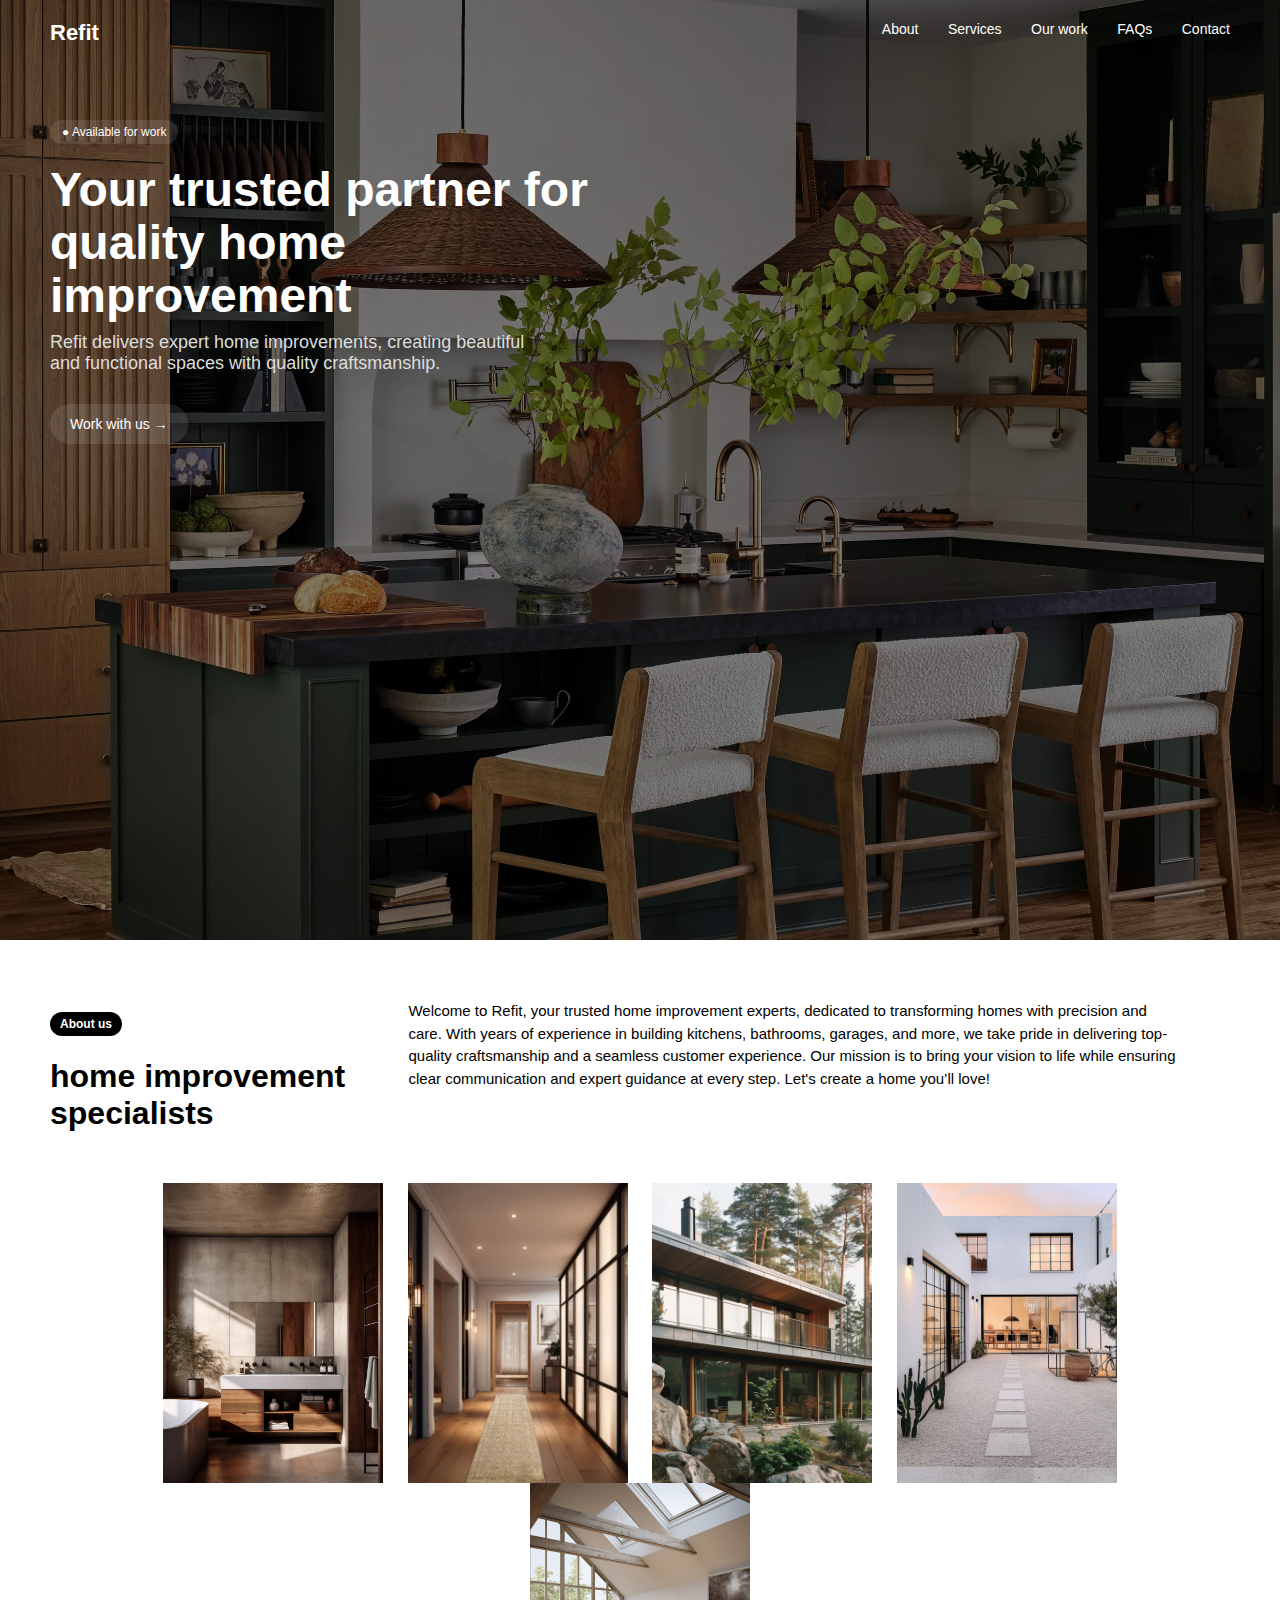
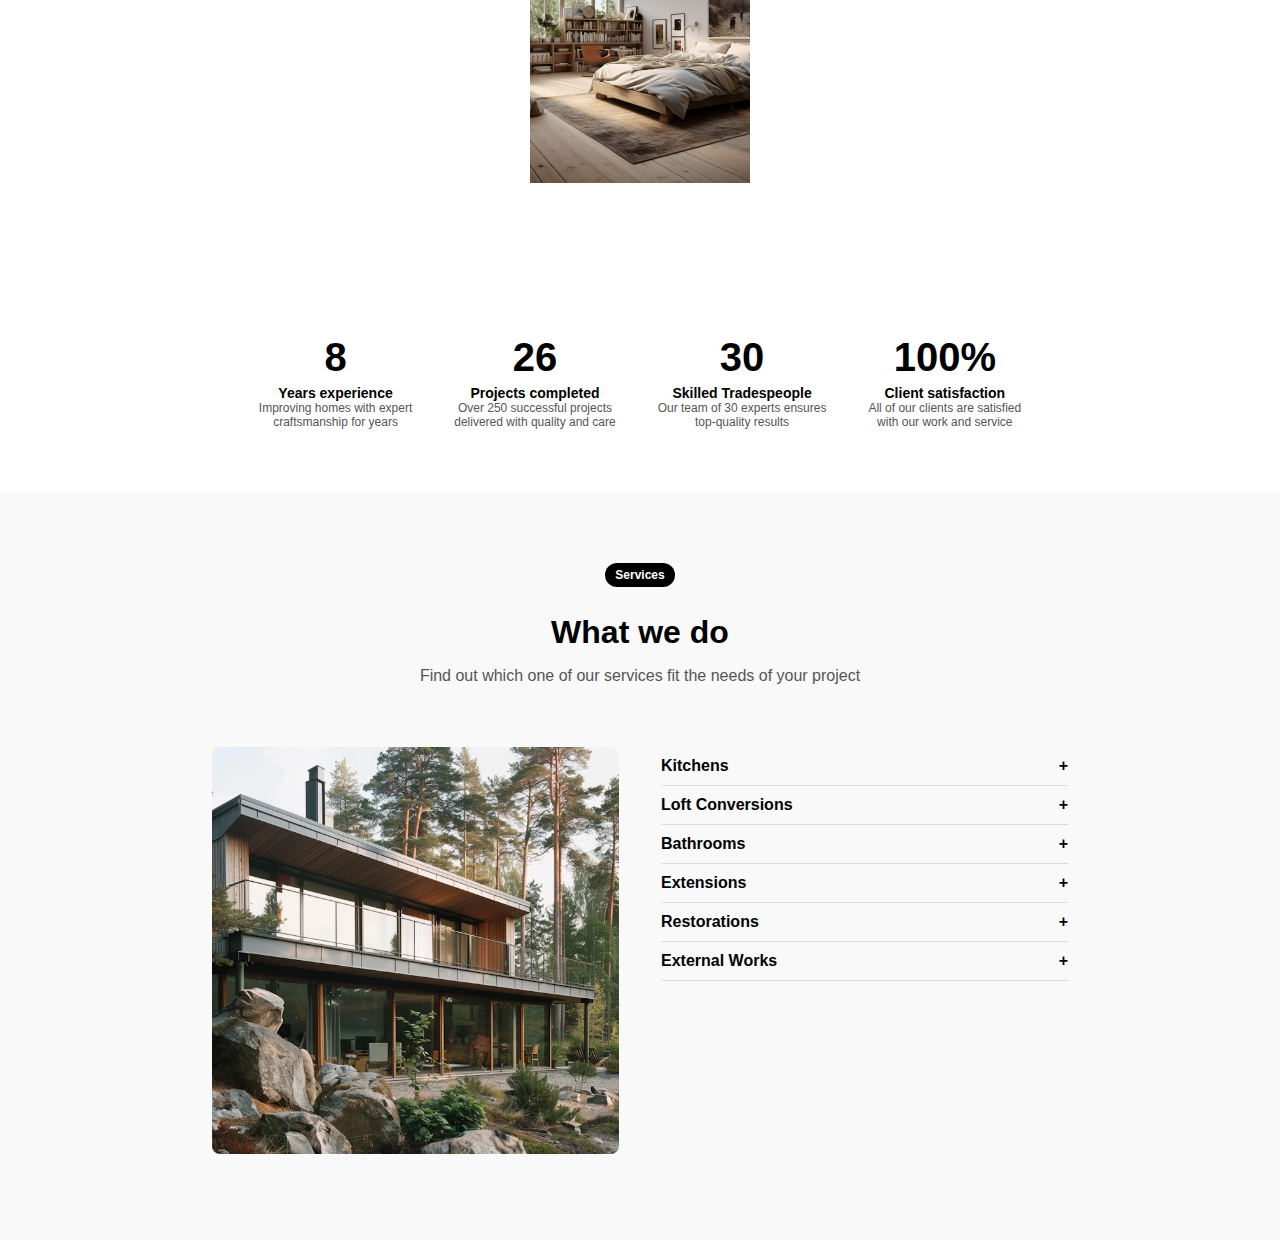
<file: portfolio/index.html>
<!DOCTYPE html>
<html lang="en">
<head>
<meta charset="UTF-8">
<meta name="viewport" content="width=device-width, initial-scale=1.0">
<title>Refit - Home Improvement</title>
<style>
    body {
        margin: 0;
        font-family: Arial, sans-serif;
        background-color: white;
        color: black;
    }

    .hero {
        background: linear-gradient(rgba(0, 0, 0, 0.5), rgba(0, 0, 0, 0.5)),
                    url('assets/home.jpg') no-repeat center center/cover;
        height: 100vh;
        position: relative;
        padding: 20px 50px;
        color: white;
    }

    .logo {
        font-size: 22px;
        font-weight: bold;
        position: absolute;
        top: 20px;
        left: 50px;
    }

    .nav {
        position: absolute;
        top: 20px;
        right: 50px;
    }
    .nav a {
        text-decoration: none;
        color: white;
        margin-left: 25px;
        font-size: 14px;
    }

    .badge {
        display: inline-block;
        padding: 5px 12px;
        background-color: rgba(255,255,255,0.1);
        border-radius: 15px;
        font-size: 12px;
        margin-top: 100px;
    }

    .headline {
        font-size: 48px;
        font-weight: bold;
        margin: 20px 0 10px;
        max-width: 600px;
        line-height: 1.1;
    }

    .subheadline {
        font-size: 18px;
        max-width: 500px;
        margin-bottom: 30px;
        color: #ddd;
    }

    .cta {
        display: inline-block;
        background-color: rgba(255,255,255,0.1);
        padding: 12px 20px;
        border-radius: 25px;
        text-decoration: none;
        color: white;
        font-size: 14px;
    }

    .about {
        padding: 60px 50px;
        background-color: white;
        color: black;
    }

    .about-title {
        display: inline-block;
        vertical-align: top;
        width: 30%;
    }
    .about-title h3 {
        background: black;
        color: white;
        display: inline-block;
        padding: 5px 10px;
        border-radius: 15px;
        font-size: 12px;
    }
    .about-title h1 {
        font-size: 32px;
        margin-top: 10px;
    }

    .about-text {
        display: inline-block;
        vertical-align: top;
        width: 65%;
        font-size: 15px;
        line-height: 1.5;
    }

    .images-row {
        padding: 30px 0;
        text-align: center;
    }
    .images-row img {
        width: 18%;
        margin: 0 0.5%;
        vertical-align: top;
    }
    .service-item {
    border-bottom: 1px solid #ddd;
    padding: 10px 0;
    text-align: left;
}
summary {
    cursor: pointer;
    font-weight: bold;
    list-style: none;
}

.plus {
    float: right;
}
details[open] .plus {
    transform: rotate(45deg);
}
.service-item p {
    margin-top: 5px;
    font-size: 13px;
    color: #555;
}
</style>
</head>
<body>

<div class="hero">
    <div class="logo">Refit</div>
    <div class="nav">
        <a href="#about">About</a>
        <a href="#services">Services</a>
        <a href="#">Our work</a>
        <a href="#">FAQs</a>
        <a href="#">Contact</a>
    </div>

    <div class="badge">● Available for work</div>

    <div class="headline">
        Your trusted partner for quality home improvement
    </div>

    <div class="subheadline">
        Refit delivers expert home improvements, creating beautiful and functional spaces with quality craftsmanship.
    </div>

    <a href="#" class="cta">Work with us →</a>
</div>

<div id="about" class="about">
    <div class="about-title">
        <h3>About us</h3>
        <h1>home improvement specialists</h1>
    </div>
    <div class="about-text">
        Welcome to Refit, your trusted home improvement experts, dedicated to transforming homes with precision and care. 
        With years of experience in building kitchens, bathrooms, garages, and more, we take pride in delivering 
        top-quality craftsmanship and a seamless customer experience. Our mission is to bring your vision to life while 
        ensuring clear communication and expert guidance at every step. Let's create a home you’ll love!
    </div>

    <div class="images-row">
        <img src="assets/bathroom.jpg" alt="Bathroom" style="width:220px; height:300px; object-fit:cover; margin:0 10px;">
        <img src="assets/room.jpg" alt="Hallway" style="width:220px; height:300px; object-fit:cover; margin:0 10px;">
        <img src="assets/house.jpg" alt="Modern House" style="width:220px; height:300px; object-fit:cover; margin:0 10px;">
        <img src="assets/white.jpg" alt="White House" style="width:220px; height:300px; object-fit:cover; margin:0 10px;">
        <img src="assets/bedroom.jpg" alt="Bedroom" style="width:220px; height:300px; object-fit:cover; margin:0 10px;">
    </div>
</div>
<div style="padding: 40px 0; text-align: center;">
    <table align="center" cellpadding="20">
        <tr>
            <td style="text-align: center;">
                <div style="font-size: 40px; font-weight: bold;">8</div>
                <div style="font-size: 14px; font-weight: bold; margin-top: 5px;">Years experience</div>
                <div style="font-size: 12px; color: #555;">Improving homes with expert<br>craftsmanship for years</div>
            </td>
            <td style="text-align: center;">
                <div style="font-size: 40px; font-weight: bold;">26</div>
                <div style="font-size: 14px; font-weight: bold; margin-top: 5px;">Projects completed</div>
                <div style="font-size: 12px; color: #555;">Over 250 successful projects<br>delivered with quality and care</div>
            </td>
            <td style="text-align: center;">
                <div style="font-size: 40px; font-weight: bold;">30</div>
                <div style="font-size: 14px; font-weight: bold; margin-top: 5px;">Skilled Tradespeople</div>
                <div style="font-size: 12px; color: #555;">Our team of 30 experts ensures<br>top-quality results</div>
            </td>
            <td style="text-align: center;">
                <div style="font-size: 40px; font-weight: bold;">100%</div>
                <div style="font-size: 14px; font-weight: bold; margin-top: 5px;">Client satisfaction</div>
                <div style="font-size: 12px; color: #555;">All of our clients are satisfied<br>with our work and service</div>
            </td>
        </tr>
    </table>
</div>
<div id="services" style="padding: 60px 50px; background: #f9f9f9; text-align: center;">
    <h3 style="background: black; color: white; display: inline-block; padding: 5px 10px; border-radius: 15px; font-size: 12px;">
        Services
    </h3>
    <h1 style="margin: 15px 0;">What we do</h1>
    <p style="color: #555; margin-bottom: 40px;">
        Find out which one of our services fit the needs of your project
    </p>

    <table align="center" cellpadding="20" style="max-width: 900px;">
        <tr>
            <td style="width:50%; text-align:center;">
                <img src="assets/house.jpg" alt="Service Image" style="width:100%; border-radius: 8px;">
            </td>
            <td style="width:50%; vertical-align: top;">

                <details class="service-item">
                    <summary>Kitchens <span class="plus">+</span></summary>
                    <p>At Refit, we design and build stunning kitchens tailored to your style and needs. Whether you're after a sleek modern space or a classic, timeless look, our expert team delivers high-quality craftsmanship, functionality, and attention to detail to create the heart of your home.</p>
                </details>

                <details class="service-item">
                    <summary>Loft Conversions <span class="plus">+</span></summary>
                    <p>Maximise your home's potential with a bespoke loft conversion. Whether you're looking for an extra bedroom, office, or living space, Refit transforms underused lofts into stylish, functional areas, adding both value and comfort to your home with expert planning and precision construction..</p>
                </details>

                <details class="service-item">
                    <summary>Bathrooms <span class="plus">+</span></summary>
                    <p>We create luxury bathrooms with modern design and top-quality fittings.</p>
                </details>

                <details class="service-item">
                    <summary>Extensions <span class="plus">+</span></summary>
                    <p>Add more living space with custom-built home extensions.</p>
                </details>

                <details class="service-item">
                    <summary>Restorations <span class="plus">+</span></summary>
                    <p>Restore and preserve the beauty of your home’s original features.</p>
                </details>

                <details class="service-item">
                    <summary>External Works <span class="plus">+</span></summary>
                    <p>We enhance outdoor spaces with beautiful and functional designs.</p>
                </details>
            </td>
        </tr>
    </table>
</div>
<!--https://agentblazer-club-au.github.io/launch/-->
</body>
</html>
</file>
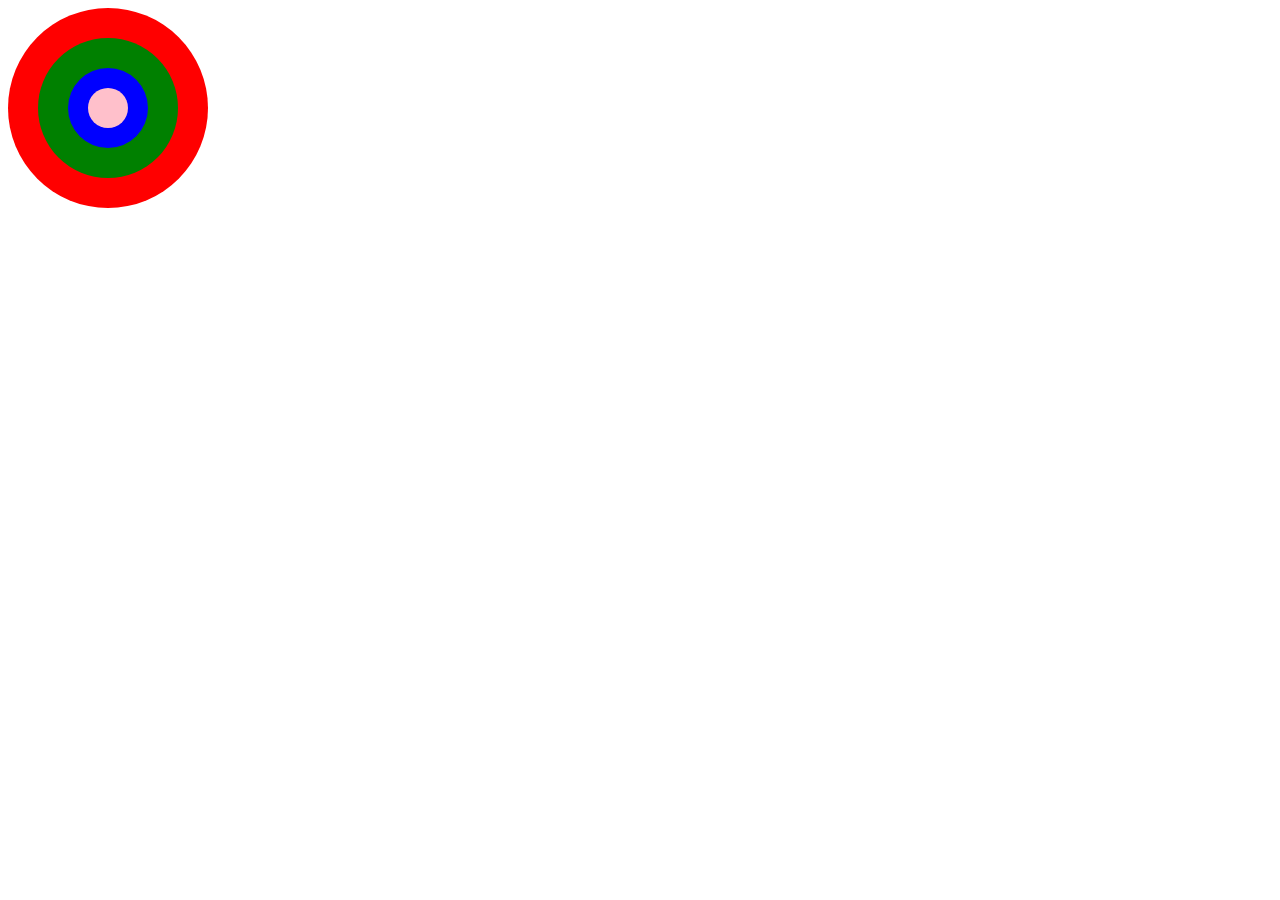
<file: concentric.html>
<html>
<head>
  <title>Concentric Circles</title>
</head>
<body>

<div style="position: relative; width: 200px; height: 200px;">
  <div style="
    width: 200px;
    height: 200px;
    background-color: red;
    border-radius: 50%;
    position: absolute;
    top: 0;
    left: 0;">
  </div>

 
  <div style="
    width: 140px;
    height: 140px;
    background-color: green;
    border-radius: 50%;
    position: absolute;
    top: 30px;
    left: 30px;">
  </div>

  <div style="
    width: 80px;
    height: 80px;
    background-color: blue;
    border-radius: 50%;
    position: absolute;
    top: 60px;
    left: 60px;">
  </div>
  
  <div style="
    width: 40px;
    height: 40px;
    background-color: pink;
    border-radius: 50%;
    position: absolute;
    top: 80px;
    left: 80px;">
  </div>
</div>

</body>
</html>
</file>
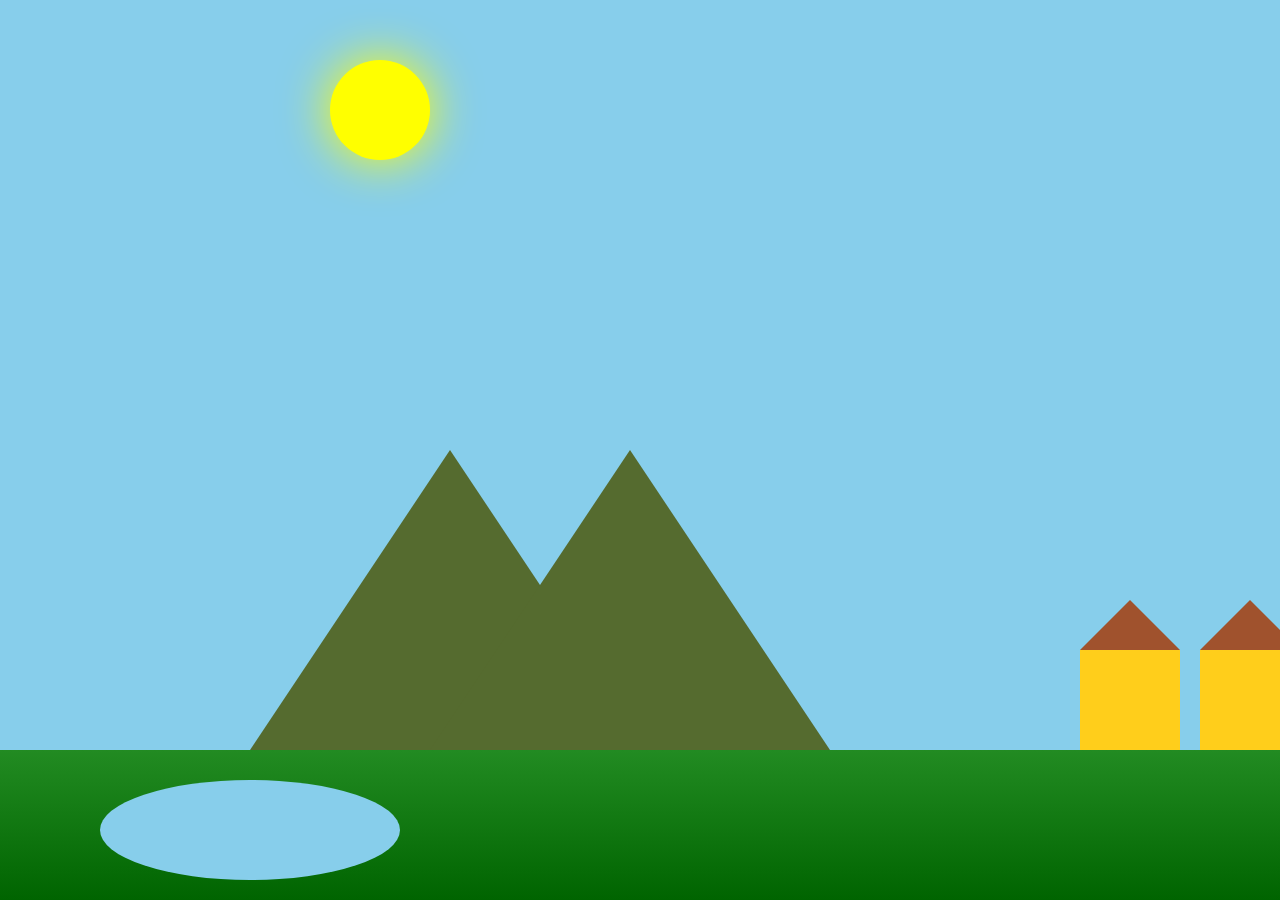
<file: drawing.html>
<html>
<head>
<title>Drawing</title>
<style>
    body {
        margin: 0;
        background: skyblue;
        overflow: hidden;
    }

    .sun {
        position: absolute;
        top: 60px;
        left:330px;
        width: 100px;
        height: 100px;
        background: yellow;
        border-radius: 50%;
        box-shadow: 0 0 50px yellow;
    }

    .grass {
        position: absolute;
        bottom: 0;
        width: 100%;
        height: 150px;
        background: linear-gradient(#228B22, #006400);
    }

        .mountain {
        position: absolute;
        bottom: 150px;
        width: 0;
        height: 0;
        border-left: 200px solid transparent;
        border-right: 200px solid transparent;
        border-bottom: 300px solid #556B2F;
    }
  
    .mountain.left {
        left: 250px; 
    }
    .mountain.right {
        right: 450px; 
    }

    .house {
        position: absolute;
        bottom: 150px;
        width: 100px;
        height: 100px;
        background: #FFCE1B;
    }
    .house .roof {
        position: absolute;
        top: -50px;
        left: 0;
        width: 0;
        height: 0;
        border-left: 50px solid transparent;
        border-right: 50px solid transparent;
        border-bottom: 50px solid #A0522D;
    }
  
    .house.left {
        left: 1200px;
    }
    .house.right {
        right: 100px;
    }
.pond {
    position: absolute;
    bottom: 20px; 
    left: 100px; 
    width: 300px;      
    height: 100px;     
    background: skyblue;
    border-radius: 90%;
}

</style>
</head>
<body>

<div class="sun"></div>
<div class="rainbow"></div>

<div class="mountain left"></div>
<div class="mountain right"></div>

<div class="house left">
    <div class="roof"></div>
</div>
<div class="house right">
    <div class="roof"></div>
</div>

<div class="grass"></div>
  <div class="pond"></div>

</body>
</html>
</file>
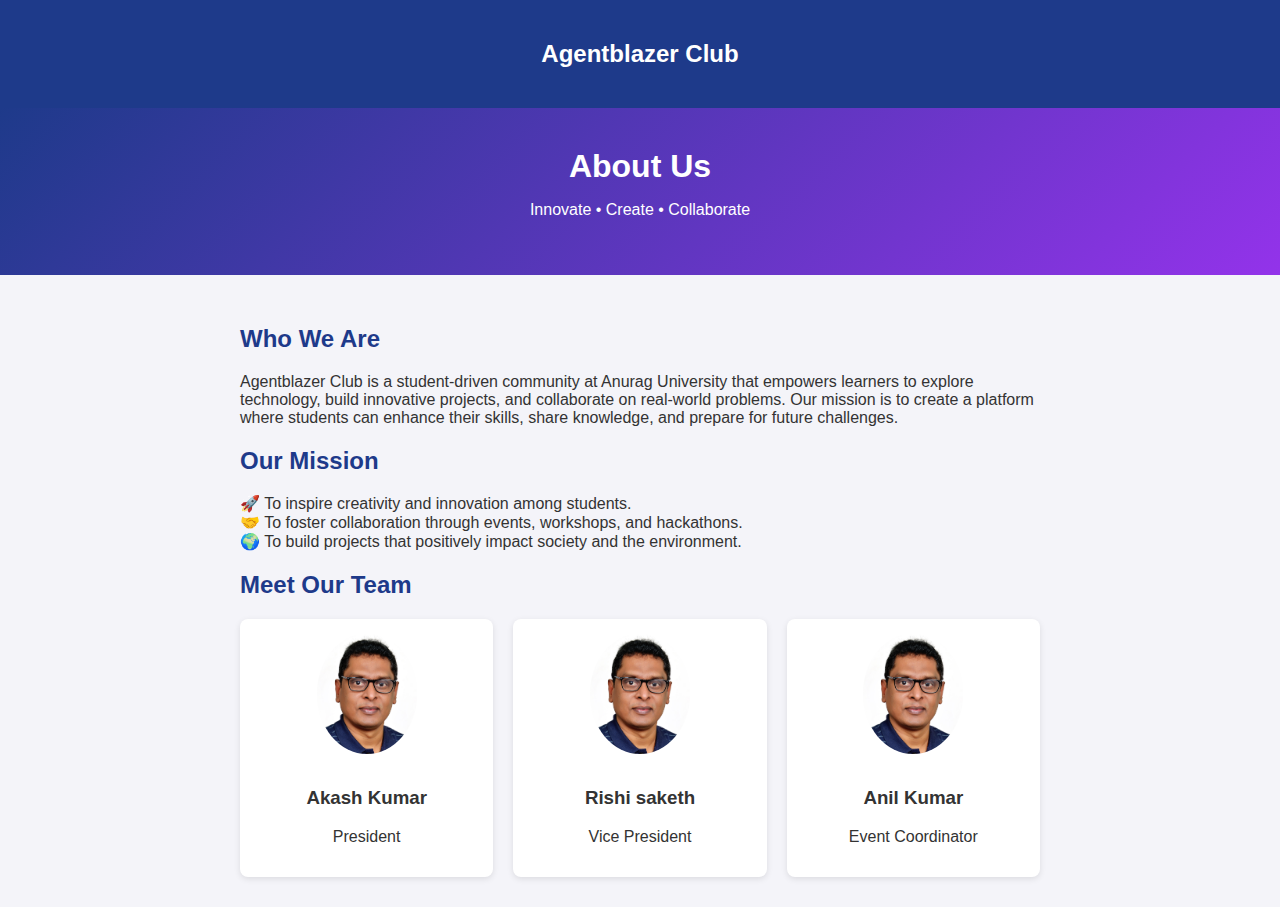
<file: agentblazer-club-site/about.html>
<!DOCTYPE html>
<html lang="en">
<head>
  <meta charset="UTF-8">
  <title>Agentblazer Club - About</title>
  <style>
    body {
      font-family: Arial, sans-serif;
      margin: 0;
      padding: 0;
      background: #f4f4f9;
      color: #333;
    }
    header {
      background: #1e3a8a;
      color: white;
      text-align: center;
      padding: 20px;
    }
    .hero {
      text-align: center;
      padding: 40px 20px;
      background: linear-gradient(135deg, #1e3a8a, #9333ea);
      color: white;
    }
    h1 { margin: 0; }
    .about-section {
      padding: 30px;
      max-width: 800px;
      margin: auto;
    }
    .about-section h2 {
      color: #1e3a8a;
    }
    .team {
      display: grid;
      grid-template-columns: repeat(auto-fit, minmax(200px, 1fr));
      gap: 20px;
      margin-top: 20px;
    }
    .card {
      background: white;
      padding: 15px;
      border-radius: 8px;
      box-shadow: 0 2px 6px rgba(0,0,0,0.1);
      text-align: center;
    }
    .card img {
      width: 100px;
      border-radius: 50%;
      margin-bottom: 10px;
    }
  </style>
</head>
<body>
  <header>
    <h2>Agentblazer Club</h2>
  </header>

  <section class="hero">
    <h1>About Us</h1>
    <p>Innovate • Create • Collaborate</p>
  </section>

  <section class="about-section">
    <h2>Who We Are</h2>
    <p>
      Agentblazer Club is a student-driven community at Anurag University that empowers learners to explore
      technology, build innovative projects, and collaborate on real-world problems. 
      Our mission is to create a platform where students can enhance their skills, share knowledge, 
      and prepare for future challenges.
    </p>

    <h2>Our Mission</h2>
    <p>
      🚀 To inspire creativity and innovation among students.<br>
      🤝 To foster collaboration through events, workshops, and hackathons.<br>
      🌍 To build projects that positively impact society and the environment.
    </p>

    <h2>Meet Our Team</h2>
    <div class="team">
      <div class="card">
        <img src="../RaviTamada-Picture.jpg" alt="Team Member 1">
        <h3>Akash Kumar</h3>
        <p>President</p>
      </div>
      <div class="card">
        <img src="../RaviTamada-Picture.jpg" alt="Team Member 2">
        <h3>Rishi saketh</h3>
        <p>Vice President</p>
      </div>
      <div class="card">
        <img src="../RaviTamada-Picture.jpg" alt="Team Member 3">
        <h3>Anil Kumar</h3>
        <p>Event Coordinator</p>
      </div>
    </div>
  </section>
</body>
</html>
</file>
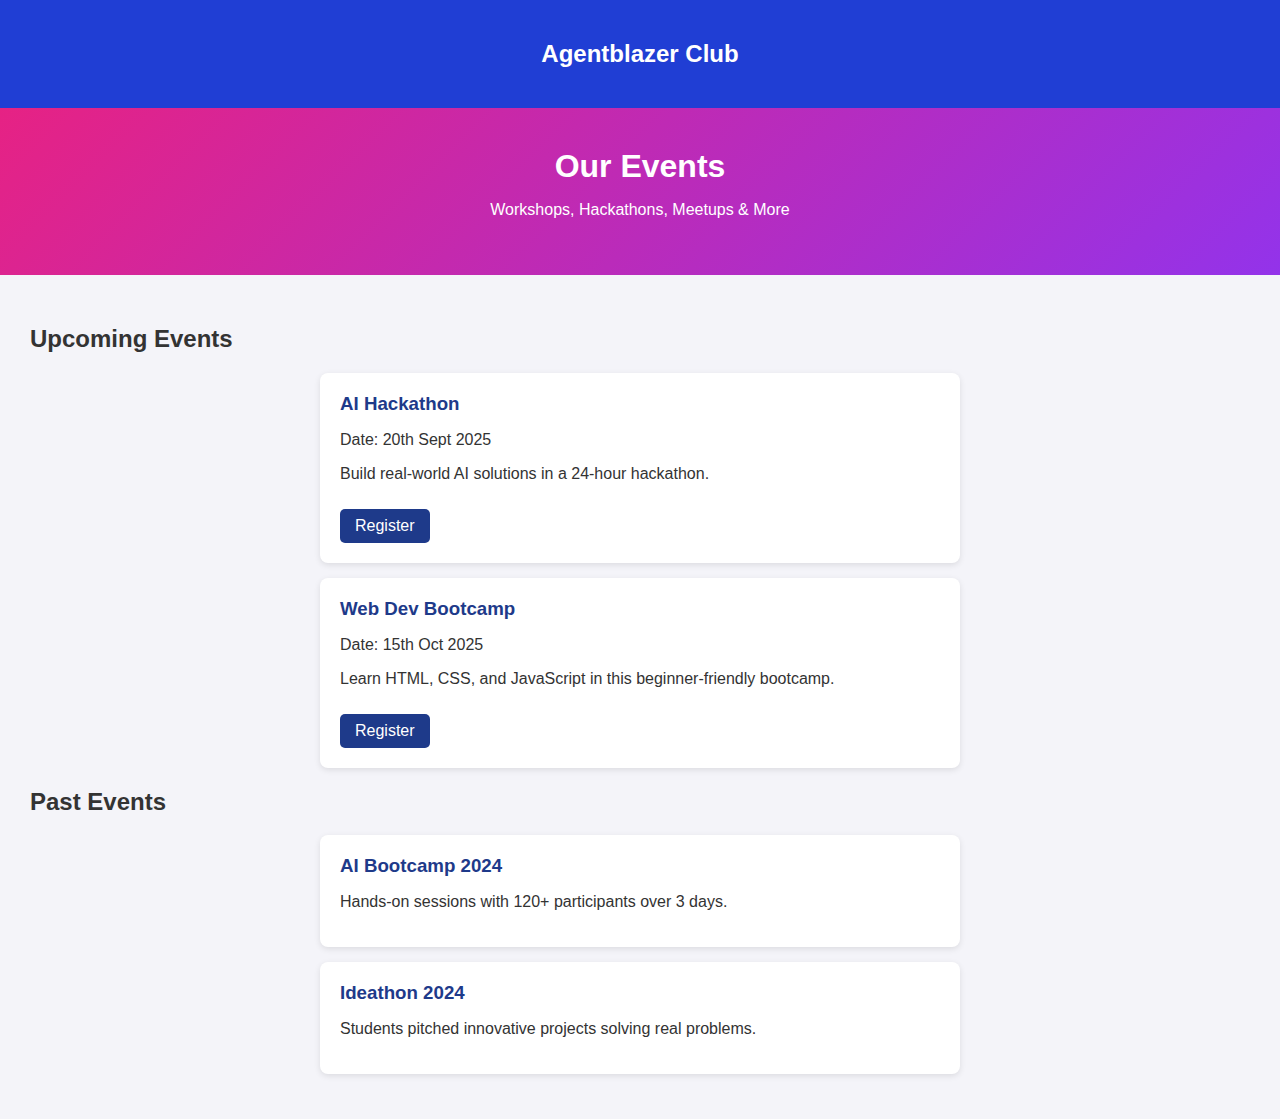
<file: agentblazer-club-site/events.html>
<!DOCTYPE html>
<html lang="en">
<head>
  <style>
    body {
      font-family: Arial, sans-serif;
      margin: 0;
      padding: 0;
      background: #f4f4f9;
      color: #333;
    }
    header {
      background: #203ed4;
      color: white;
      text-align: center;
      padding: 20px;
    }
    .hero {
      text-align: center;
      padding: 40px 20px;
      background: linear-gradient(135deg, #e62284, #9333ea);
      color: white;
    }
    h1 { margin: 0; }
    .events-section {
      padding: 30px;
    }
    .event-card {
      background: white;
      padding: 20px;
      margin: 15px auto;
      border-radius: 8px;
      max-width: 600px;
      box-shadow: 0 2px 6px rgba(0,0,0,0.1);
    }
    .event-card h3 { margin: 0; color: #1e3a8a; }
    .btn {
      display: inline-block;
      padding: 8px 15px;
      margin-top: 10px;
      background: #1e3a8a;
      color: white;
      text-decoration: none;
      border-radius: 5px;
    }
    .btn:hover { background: #9333ea; }
  </style>
</head>
<body>
  <header>
    <h2>Agentblazer Club</h2>
  </header>

  <section class="hero">
    <h1>Our Events</h1>
    <p>Workshops, Hackathons, Meetups & More</p>
  </section>

  <section class="events-section">
    <h2>Upcoming Events</h2>

    <div class="event-card">
      <h3>AI Hackathon</h3>
      <p>Date: 20th Sept 2025</p>
      <p>Build real-world AI solutions in a 24-hour hackathon.</p>
      <a href="#" class="btn">Register</a>
    </div>

    <div class="event-card">
      <h3>Web Dev Bootcamp</h3>
      <p>Date: 15th Oct 2025</p>
      <p>Learn HTML, CSS, and JavaScript in this beginner-friendly bootcamp.</p>
      <a href="#" class="btn">Register</a>
    </div>

    <h2>Past Events</h2>

    <div class="event-card">
      <h3>AI Bootcamp 2024</h3>
      <p>Hands-on sessions with 120+ participants over 3 days.</p>
    </div>

    <div class="event-card">
      <h3>Ideathon 2024</h3>
      <p>Students pitched innovative projects solving real problems.</p>
    </div>
  </section>
</body>
</html>
</file>
